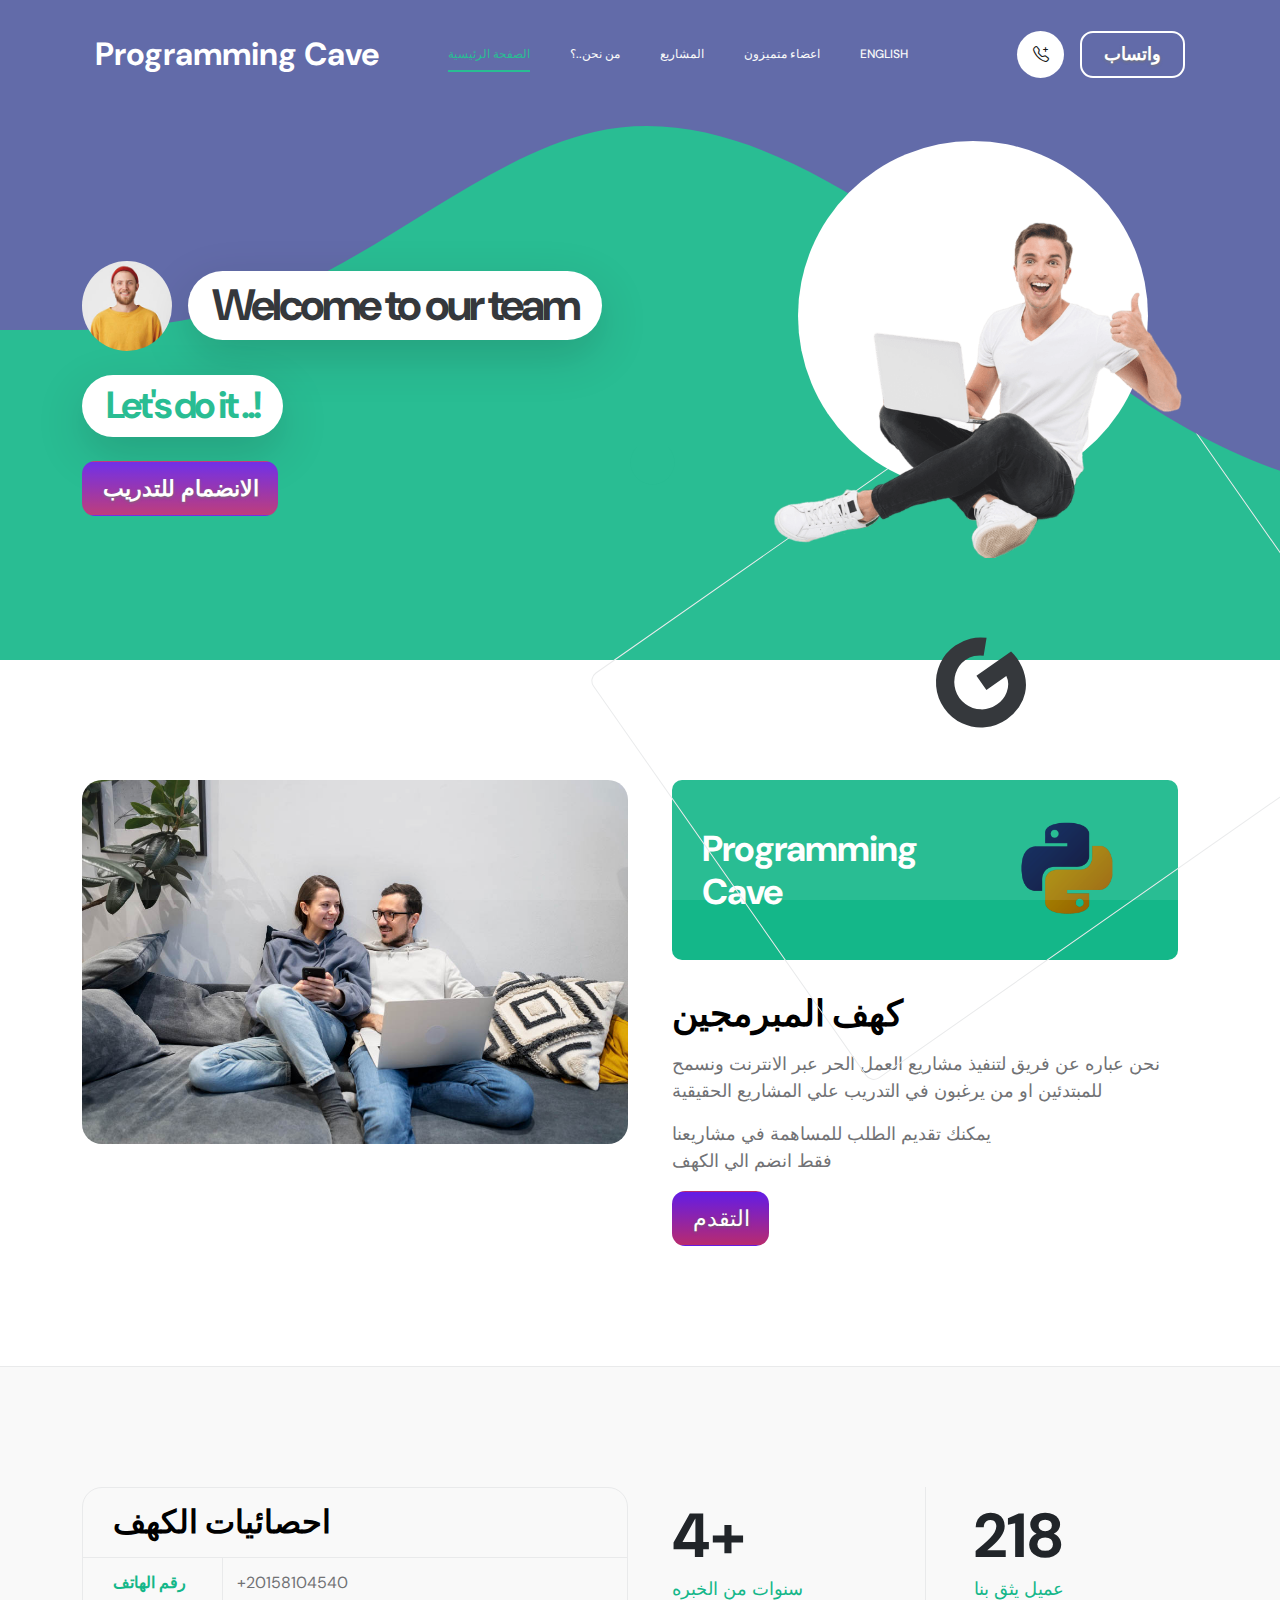
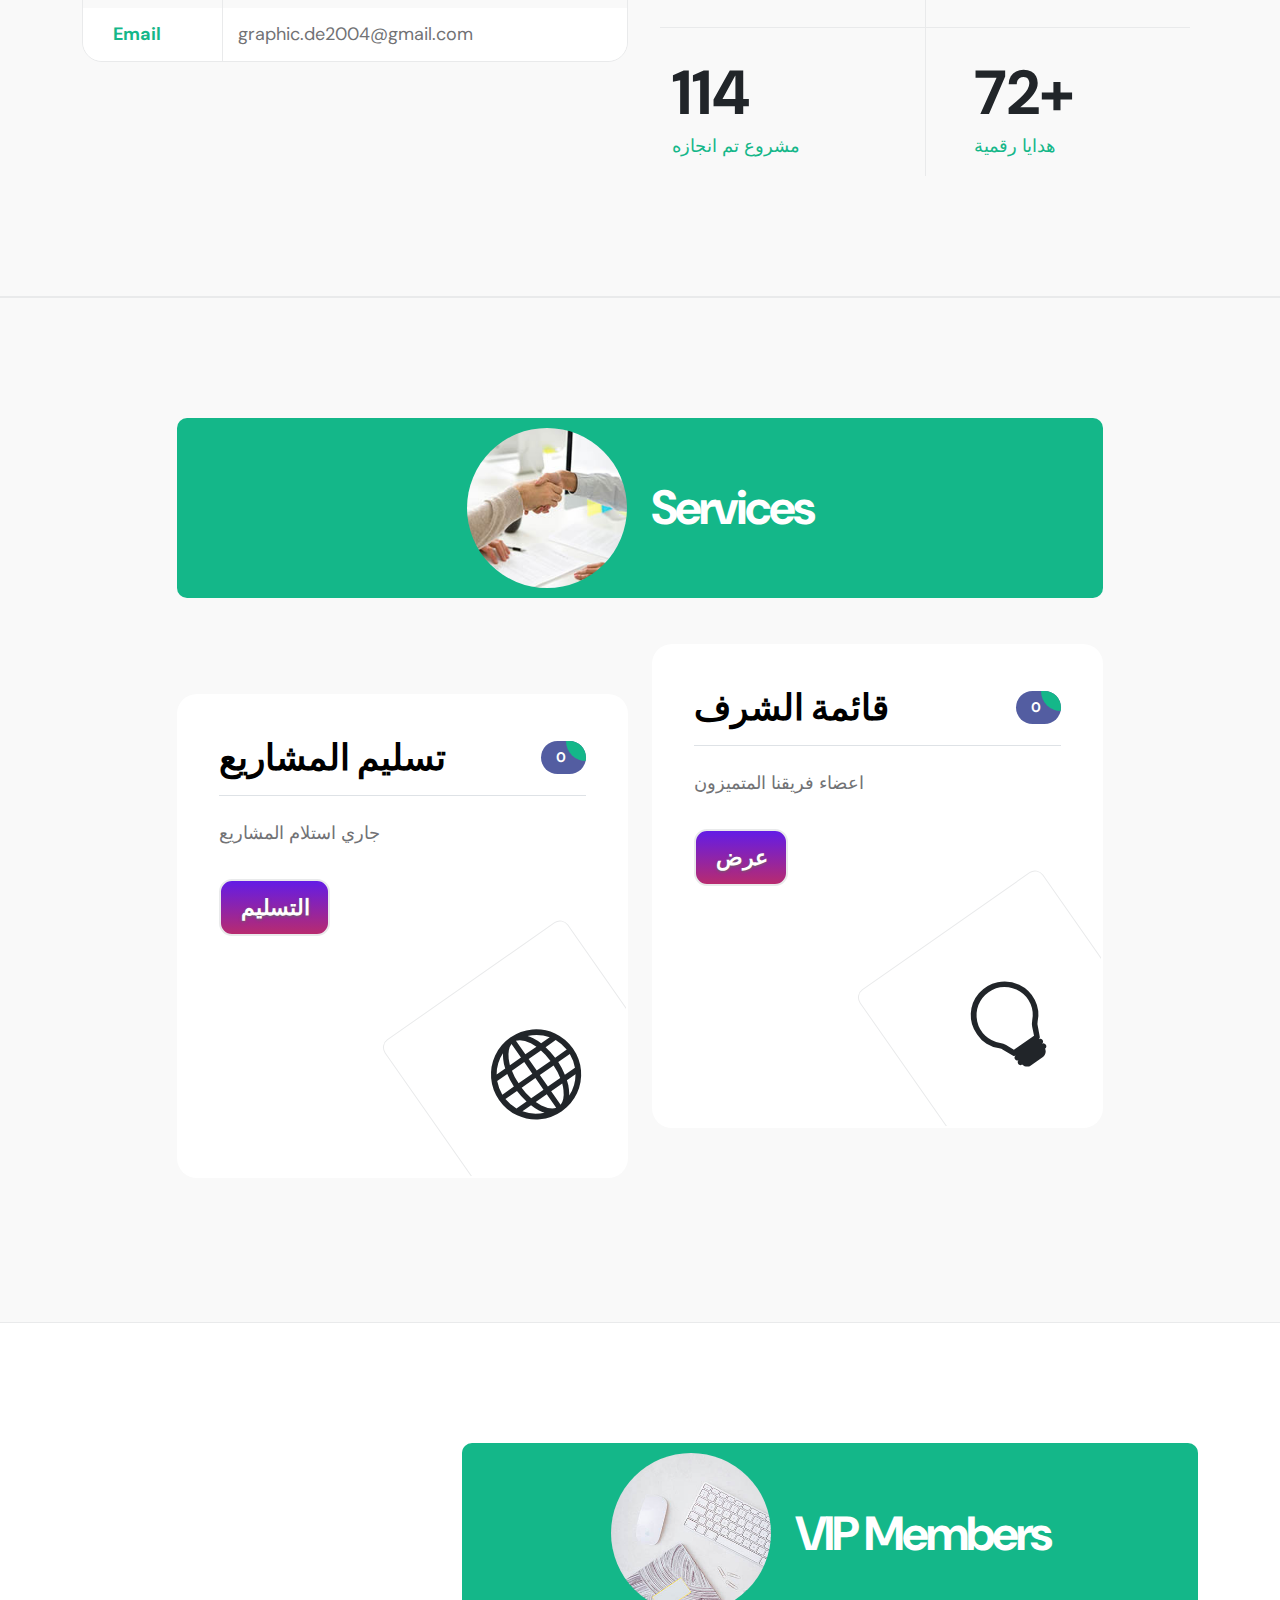
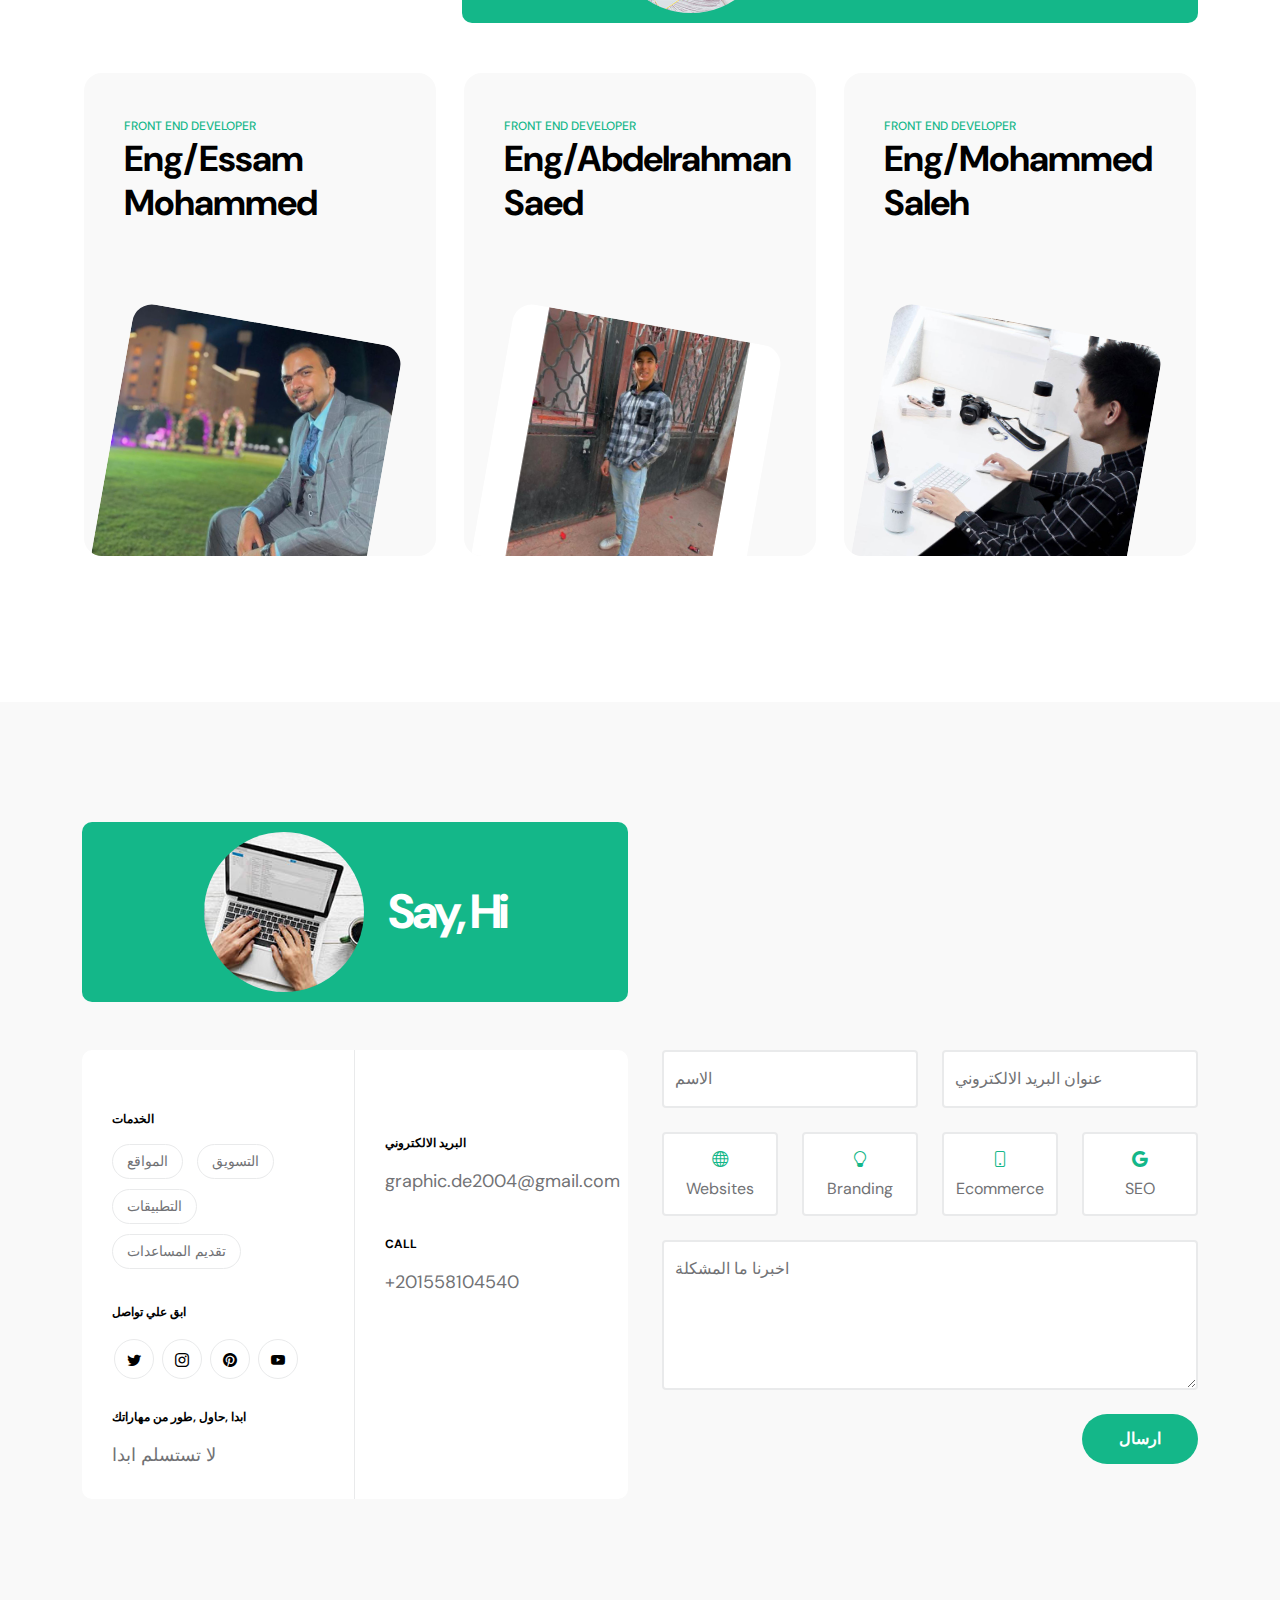
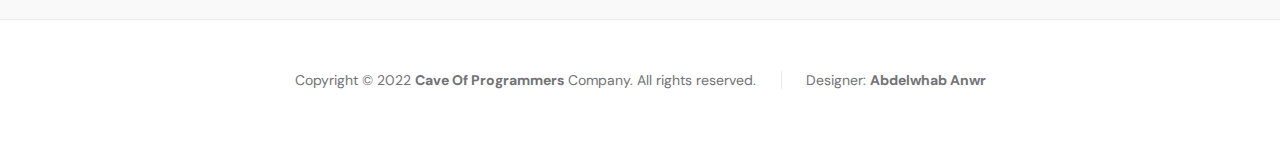
<file: index.html>
<!doctype html>
<html lang="en">
    <head>
        <meta charset="utf-8">
        <meta name="viewport" content="width=device-width, initial-scale=1">

        <meta name="description" content="يهدف الموقع الي تدريب اكبر عدد ممكن من المبرمجين علي مشاريع صغيره حقيقية لتطوير المهارات والوصول الي مستوي برمجي متقدم">
        <meta name="author" content="Cove of Programming">

        <title>Programming Cave</title>

        <!-----------------
             link css files
             ---------------->
        <link rel="preconnect" href="https://fonts.googleapis.com">
        
        <link rel="preconnect" href="https://fonts.gstatic.com" crossorigin>
        
        <link href="https://fonts.googleapis.com/css2?family=DM+Sans:wght@400;500;700&display=swap" rel="stylesheet">

        <link href="css/bootstrap.min.css" rel="stylesheet">

        <link href="css/bootstrap-icons.css" rel="stylesheet">

        <link href="css/magnific-popup.css" rel="stylesheet">

        <link href="css/templatemo-first-portfolio-style.css" rel="stylesheet">
        
<!----------------------------------
design Template by Abdelwhab anwr
+201558104540
------------------------------------>
    </head>
    
    <body>

        <section class="preloader">
            <div class="spinner">
                <span class="spinner-rotate"></span>    
            </div>
        </section>

        <nav class="navbar navbar-expand-lg">
            <div class="container">

                <button class="navbar-toggler" type="button" data-bs-toggle="collapse" data-bs-target="#navbarNav" aria-controls="navbarNav" aria-expanded="false" aria-label="Toggle navigation">
                    <span class="navbar-toggler-icon"></span>
                </button>

                <a href="index.html" class="navbar-brand mx-auto mx-lg-0">Programming Cave</a>

                <div class="d-flex align-items-center d-lg-none">
                    <i class="navbar-icon bi-telephone-plus me-3"></i>
                    <a class="custom-btn btn" href="https://api.whatsapp.com/send/?phone=2001558104540&text&type=phone_number&app_absent=0">
                        واتساب
                    </a>
                </div>

                <div class="collapse navbar-collapse" id="navbarNav">
                    <ul class="navbar-nav ms-lg-5">
                        <li class="nav-item">
                            <a class="nav-link click-scroll" href="#section_1">الصفحة الرئيسية</a>
                        </li>

                        <li class="nav-item">
                            <a class="nav-link click-scroll" href="#section_2">من نحن..؟</a>
                        </li>

                        <li class="nav-item">
                            <a class="nav-link click-scroll" href="#section_3">المشاريع</a>
                        </li>

                        <li class="nav-item">
                            <a class="nav-link click-scroll" href="#section_4">اعضاء متميزون</a>
                        </li>

                        
                        <li class="nav-item">
                            <a class="nav-link" href="404page/ar404page.html">English</a>
                        </li>
                    </ul>

                    <div class="d-lg-flex align-items-center d-none ms-auto">
                        <i class="navbar-icon bi-telephone-plus me-3"></i>
                        <a class="custom-btn btn" href="https://api.whatsapp.com/send/?phone=2001558104540&text&type=phone_number&app_absent=0">
                            واتساب
                        </a>
                    </div>
                </div>

            </div>
        </nav>

        <main>

            <section class="hero d-flex justify-content-center align-items-center" id="section_1">
                <div class="container">
                    <div class="row">

                        <div class="col-lg-7 col-12">
                            <div class="hero-text">
                                <div class="hero-title-wrap d-flex align-items-center mb-4">
                                    <img src="images/happy-bearded-young-man.jpg" class="avatar-image avatar-image-large img-fluid" alt="">

                                    <h1 class="hero-title ms-3 mb-0">Welcome to our team </h1>
                                </div>

                                <h2 class="mb-4">Let's do it ..!</h2>
                                <p class="mb-4"><a class="custom-btn btn custom-link" href="#section_3">الانضمام للتدريب</a></p>
                            </div>
                        </div>

                        <div class="col-lg-5 col-12 position-relative">
                            <div class="hero-image-wrap"></div>
                            <img src="images/portrait-happy-excited-man-holding-laptop-computer.png" class="hero-image img-fluid" alt="">
                        </div>

                    </div>
                </div>

                <svg xmlns="http://www.w3.org/2000/svg" viewBox="0 0 1440 320"><path fill="#535da1" fill-opacity="1" d="M0,160L24,160C48,160,96,160,144,138.7C192,117,240,75,288,64C336,53,384,75,432,106.7C480,139,528,181,576,208C624,235,672,245,720,240C768,235,816,213,864,186.7C912,160,960,128,1008,133.3C1056,139,1104,181,1152,202.7C1200,224,1248,224,1296,197.3C1344,171,1392,117,1416,90.7L1440,64L1440,0L1416,0C1392,0,1344,0,1296,0C1248,0,1200,0,1152,0C1104,0,1056,0,1008,0C960,0,912,0,864,0C816,0,768,0,720,0C672,0,624,0,576,0C528,0,480,0,432,0C384,0,336,0,288,0C240,0,192,0,144,0C96,0,48,0,24,0L0,0Z"></path></svg>
            </section>


            <section class="about section-padding" id="section_2">
                <div class="container">
                    <div class="row">

                        <div class="col-lg-6 col-12">
                            <img src="images/couple-working-from-home-together-sofa.jpg" class="about-image img-fluid" alt="">
                        </div>

                        <div class="col-lg-6 col-12 mt-5 mt-lg-0">
                            <div class="about-thumb">

                                <div class="section-title-wrap d-flex justify-content-end align-items-center mb-4">
                                    <h3 class="text-white me-4 mb-0">Programming Cave</h3>

                                    <img src="images/cave of pr.png" class="avatar-image img-fluid" alt="">
                                </div>

                                <h3 class="pt-2 mb-3">كهف المبرمجين</h3>

                                <p>نحن عباره عن فريق لتنفيذ مشاريع العمل الحر عبر الانترنت ونسمح للمبتدئين او من يرغبون في التدريب علي المشاريع الحقيقية  </p>
                                          
                                
                                
                                
                                <p>يمكنك تقديم الطلب للمساهمة في مشاريعنا                                                                        <br> فقط انضم الي الكهف</p>
                                <a href="https://t.me/programmers_cave">
                                <button class="btn" >التقدم</button>
                            </a>


                            </div>
                        </div>

                    </div>
                </div>
            </section>

            <section class="featured section-padding">
                <div class="container">
                    <div class="row">

                        <div class="col-lg-6 col-12">
                            <div class="profile-thumb">
                                <div class="profile-title">
                                    <h4 class="mb-0">احصائيات الكهف</h4>
                                </div>

                                <div class="profile-body">
                                  
                                        <span class="profile-small-title">رقم الهاتف</span> 
                                         <span><a href="tel: +201558104540">+20158104540</a></span>
                                    </p>

                                    <p>
                                        <span class="profile-small-title">Email</span> 
                                        <span><a href="mailto:graphic.de2004@gmail.com">graphic.de2004@gmail.com</a></span>
                                    </p>
                                </div>
                            </div>
                        </div>

                        <div class="col-lg-6 col-12 mt-5 mt-lg-0">
                            <div class="about-thumb">
                                <div class="row">
                                    <div class="col-lg-6 col-6 featured-border-bottom py-2">
                                        <strong class="featured-numbers">4+</strong>

                                        <p class="featured-text">سنوات من الخبره</p>
                                    </div>

                                    <div class="col-lg-6 col-6 featured-border-start featured-border-bottom ps-5 py-2">
                                        <strong class="featured-numbers">218</strong>

                                        <p class="featured-text">عميل يثق بنا</p>
                                    </div>

                                    <div class="col-lg-6 col-6 pt-4">
                                        <strong class="featured-numbers">114</strong>

                                        <p class="featured-text">مشروع تم انجازه</p>
                                    </div>

                                    <div class="col-lg-6 col-6 featured-border-start ps-5 pt-4">
                                        <strong class="featured-numbers">72+</strong>

                                        <p class="featured-text">هدايا رقمية</p>
                                    </div>
                                </div>
                            </div>
                        </div>

                    </div>
                </div>
            </section>


          


            <section class="services section-padding" id="section_3">
                <div class="container">
                    <div class="row">

                        <div class="col-lg-10 col-12 mx-auto">
                            <div class="section-title-wrap d-flex justify-content-center align-items-center mb-5">
                                <img src="images/handshake-man-woman-after-signing-business-contract-closeup.jpg" class="avatar-image img-fluid" alt="">

                                <h2 class="text-white ms-4 mb-0">Services</h2>
                            </div>

                            <div class="row pt-lg-5">
                                <div class="col-lg-6 col-12">
                                    <div class="services-thumb">
                                        <div class="d-flex flex-wrap align-items-center border-bottom mb-4 pb-3">
                                            <h3 class="mb-0">تسليم المشاريع</h3>

                                            <div class="services-price-wrap ms-auto">
                                                <p class="services-price-text mb-0">0</p>
                                                <div class="services-price-overlay"></div>
                                            </div>
                                        </div>

                                        <p>جاري استلام المشاريع</p>
                                        

                                        <a href="https://docs.google.com/forms/d/e/1FAIpQLSdoCdyUujKOftnt-aI4JW3YYCnC7h2Ji4m-7fdSf1q8AC2TPw/viewform?usp=sf_link" class="custom-btn custom-border-btn btn mt-3">التسليم </a>

                                        <div class="services-icon-wrap d-flex justify-content-center align-items-center">
                                            <i class="services-icon bi-globe"></i>
                                        </div>
                                    </div>
                                </div>

                                <div class="col-lg-6 col-12">
                                    <div class="services-thumb services-thumb-up">
                                        <div class="d-flex flex-wrap align-items-center border-bottom mb-4 pb-3">
                                            <h3 class="mb-0">قائمة الشرف</h3>

                                            <div class="services-price-wrap ms-auto">
                                                <p class="services-price-text mb-0">0</p>
                                                <div class="services-price-overlay"></div>
                                            </div>
                                        </div>

                                        <p>اعضاء فريقنا المتميزون</p>

                                        <a href="#section_4" class="custom-btn custom-border-btn btn mt-3">عرض </a>

                                        <div class="services-icon-wrap d-flex justify-content-center align-items-center">
                                            <i class="services-icon bi-lightbulb"></i>
                                        </div>
                                    </div>
                                </div>

                                
                                        <div class="services-icon-wrap d-flex justify-content-center align-items-center">
                                            <i class="services-icon bi-google"></i>
                                        </div>
                                    </div>
                                </div>
                            </div>
                        </div>
                    </div>
                </div>
            </section>


            <section class="projects section-padding" id="section_4">
                <div class="container">
                    <div class="row">

                        <div class="col-lg-8 col-md-8 col-12 ms-auto">
                            <div class="section-title-wrap d-flex justify-content-center align-items-center mb-4">
                                <img src="images/white-desk-work-study-aesthetics.jpg" class="avatar-image img-fluid" alt="">

                                <h2 class="text-white ms-4 mb-0">VIP Members</h2>
                            </div>
                        </div>

                        <div class="clearfix"></div>

                        <div class="col-lg-4 col-md-6 col-12">
                            <div class="projects-thumb">
                                <div class="projects-info">
                                    <small class="projects-tag">Front End Developer</small>

                                    <h3 class="projects-title">Eng/Essam Mohammed</h3>
                                </div>

                                <a href="images/projects/essam mohammed.jpg" class="popup-image">
                                    <img src="images/projects/essam mohammed.jpg" class="projects-image img-fluid" alt="">
                                </a>
                            </div>
                        </div>

                        <div class="col-lg-4 col-md-6 col-12">
                            <div class="projects-thumb">
                                <div class="projects-info">
                                    <small class="projects-tag">Front End Developer</small>

                                    <h3 class="projects-title">Eng/Abdelrahman Saed</h3>
                                </div>

                                <a href="images/projects/abdelrahman saaed.jpg" class="popup-image">
                                    <img src="images/projects/abdelrahman saaed.jpg" class="projects-image img-fluid" alt="">
                                </a>
                            </div>
                        </div>

                        <div class="col-lg-4 col-md-6 col-12">
                            <div class="projects-thumb">
                                <div class="projects-info">
                                    <small class="projects-tag">Front End Developer</small>

                                    <h3 class="projects-title">Eng/Mohammed Saleh</h3>
                                </div>

                                <a href="images/projects/true-agency-9Bjog5FZ-oc-unsplash.jpg" class="popup-image">
                                    <img src="images/projects/true-agency-9Bjog5FZ-oc-unsplash.jpg" class="projects-image img-fluid" alt="">
                                </a>
                            </div>
                        </div>

                    </div>
                </div>
            </section>

            <section class="contact section-padding" id="section_5">
                    <div class="container">
                        <div class="row">

                            <div class="col-lg-6 col-md-8 col-12">
                                <div class="section-title-wrap d-flex justify-content-center align-items-center mb-5">
                                    <img src="images/aerial-view-man-using-computer-laptop-wooden-table.jpg" class="avatar-image img-fluid" alt="">

                                    <h2 class="text-white ms-4 mb-0">Say, Hi</h2>
                                </div>
                            </div>

                            <div class="clearfix"></div>

                            <div class="col-lg-3 col-md-6 col-12 pe-lg-0">
                                <div class="contact-info contact-info-border-start d-flex flex-column">
                                    <strong class="site-footer-title d-block mb-3">الخدمات</strong>

                                    <ul class="footer-menu">
                                        <li class="footer-menu-item"><a href="#" class="footer-menu-link">المواقع</a></li>

                                        <li class="footer-menu-item"><a href="#" class="footer-menu-link">التسويق</a></li>

                                        <li class="footer-menu-item"><a href="#" class="footer-menu-link">التطبيقات</a></li>

                                        <li class="footer-menu-item"><a href="#" class="footer-menu-link">تقديم المساعدات</a></li>
                                    </ul>

                                    <strong class="site-footer-title d-block mt-4 mb-3">ابق علي تواصل</strong>

                                    <ul class="social-icon">
                                        <li class="social-icon-item"><a href="#" class="social-icon-link bi-twitter"></a></li>

                                        <li class="social-icon-item"><a href="#" class="social-icon-link bi-instagram"></a></li>

                                        <li class="social-icon-item"><a href="#" class="social-icon-link bi-pinterest"></a></li>

                                        <li class="social-icon-item"><a href="#" class="social-icon-link bi-youtube"></a></li>
                                    </ul>

                                    <strong class="site-footer-title d-block mt-4 mb-3">ابدا ,حاول ,طور من مهاراتك</strong>

                                    <p class="mb-0">لا تستسلم ابدا</p>
                                </div>
                            </div>

                            <div class="col-lg-3 col-md-6 col-12 ps-lg-0">
                                <div class="contact-info d-flex flex-column">
                                   

                            

                                    <strong class="site-footer-title d-block mt-4 mb-3">البريد الالكتروني</strong>

                                    <p>
                                        <a href="mailto:hello@josh.design">
                                           graphic.de2004@gmail.com
                                        </a>
                                    </p>

                                    <strong class="site-footer-title d-block mt-4 mb-3">Call</strong>

                                    <p class="mb-0">
                                        <a href="tel: 120-240-9600">
                                            +201558104540
                                        </a>
                                    </p>
                                </div>
                            </div>

                            <div class="col-lg-6 col-12 mt-5 mt-lg-0">
                                <form action="#" method="get" class="custom-form contact-form" role="form">
                                    <div class="row">
                                        <div class="col-lg-6 col-md-6 col-12">
                                            <div class="form-floating">
                                                <input type="text" name="name" id="name" class="form-control" placeholder="ادخل الاسم" required="">
                                                
                                                <label for="floatingInput">الاسم</label>
                                            </div>
                                        </div>

                                        <div class="col-lg-6 col-md-6 col-12"> 
                                            <div class="form-floating">
                                                <input type="email" name="email" id="email" pattern="[^ @]*@[^ @]*" class="form-control" placeholder="ادخل عنوان البريد الالكتروني" required="">
                                                
                                                <label for="floatingInput">عنوان البريد الالكتروني</label>
                                            </div>
                                        </div>

                                        <div class="col-lg-3 col-md-6 col-6">
                                            <div class="form-check form-check-inline">
                                                <input name="website" type="checkbox" class="form-check-input" id="inlineCheckbox1" value="1">

                                                <label class="form-check-label" for="inlineCheckbox1">
                                                    <i class="bi-globe form-check-icon"></i>
                                                    <span class="form-check-label-text">Websites</span>
                                                </label>
                                          </div>
                                        </div>

                                        <div class="col-lg-3 col-md-6 col-6">
                                            <div class="form-check form-check-inline">
                                                <input name="branding" type="checkbox" class="form-check-input" id="inlineCheckbox2" value="1">

                                                <label class="form-check-label" for="inlineCheckbox2">
                                                    <i class="bi-lightbulb form-check-icon"></i>
                                                    <span class="form-check-label-text">Branding</span>
                                                </label>
                                            </div>
                                        </div>

                                        <div class="col-lg-3 col-md-6 col-6">
                                            <div class="form-check form-check-inline">
                                                <input name="ecommerce" type="checkbox" class="form-check-input" id="inlineCheckbox3" value="1">

                                                <label class="form-check-label" for="inlineCheckbox3">
                                                    <i class="bi-phone form-check-icon"></i>
                                                    <span class="form-check-label-text">Ecommerce</span>
                                                </label>
                                            </div>
                                        </div>

                                        <div class="col-lg-3 col-md-6 col-6">
                                            <div class="form-check form-check-inline me-0">
                                                <input name="seo" type="checkbox" class="form-check-input" id="inlineCheckbox4" value="1">

                                                <label class="form-check-label" for="inlineCheckbox4">
                                                    <i class="bi-google form-check-icon"></i>
                                                    <span class="form-check-label-text">SEO</span>
                                                </label>
                                            </div>
                                        </div>

                                        <div class="col-lg-12 col-12">
                                            <div class="form-floating">
                                                <textarea class="form-control" id="message" name="message" placeholder="Tell me about the project"></textarea>
                                                
                                                <label for="floatingTextarea">اخبرنا ما المشكلة</label>
                                            </div>
                                        </div>

                                        <div class="col-lg-3 col-12 ms-auto">
                                            <button type="submit" class="form-control">ارسال</button>
                                        </div>

                                    </div>
                                </form>
                            </div>

                        </div>
                    </div>
                </div>
            </section>

        </main>

        <footer class="site-footer">
            <div class="container">
                <div class="row">

                    <div class="col-lg-12 col-12">
                        <div class="copyright-text-wrap">
                            <p class="mb-0">
                                <span class="copyright-text">Copyright © 2022 <a href="https://chat.whatsapp.com/FF6BfmBLbco5qYW7qRB8WY">Cave Of Programmers</a> Company. All rights reserved.</span>
                                Designer: 
                                <a rel="sponsored" href="https://github.com/abdelw7abanwr" target="_blank">Abdelwhab Anwr</a>
                            </p>
                        </div>
                    </div>

                </div>
            </div>
        </footer>

        <!-- JAVASCRIPT FILES -->
        <script src="js/jquery.min.js"></script>
        <script src="js/bootstrap.min.js"></script>
        <script src="js/jquery.sticky.js"></script>
        <script src="js/click-scroll.js"></script>
        <script src="js/jquery.magnific-popup.min.js"></script>
        <script src="js/magnific-popup-options.js"></script>
        <script src="js/custom.js"></script>

    </body>
</html>
</file>
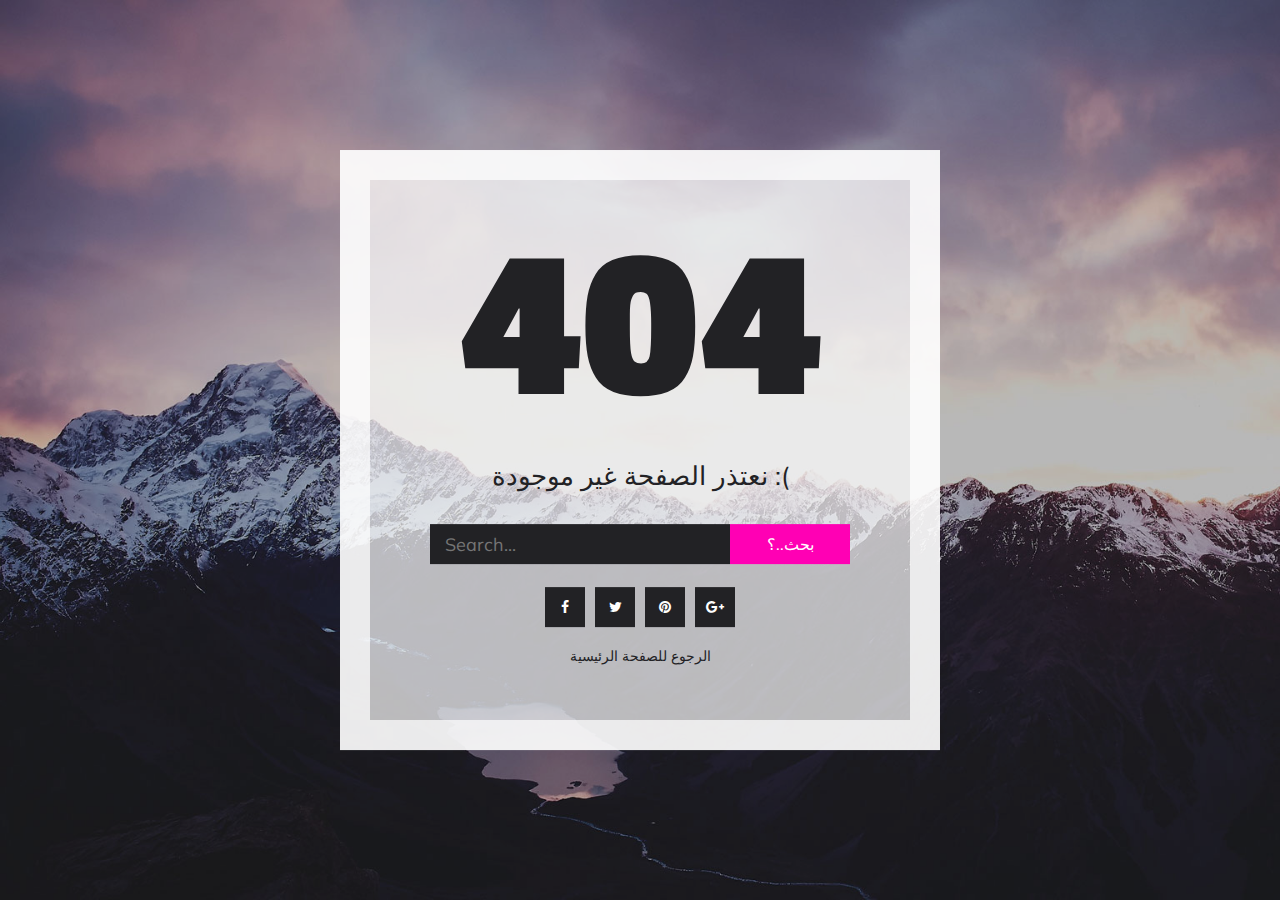
<file: 404page/ar404page.html>
<!DOCTYPE html>
<html lang="en">

<head>
	<meta charset="utf-8">
	<meta http-equiv="X-UA-Compatible" content="IE=edge">
	<meta name="viewport" content="width=device-width, initial-scale=1">
	<!-- The above 3 meta tags *must* come first in the head; any other head content must come *after* these tags -->

	<title>الصفحة غير متاحة حاليا</title>

	<!-- Google font -->
	<link href="https://fonts.googleapis.com/css?family=Muli:400" rel="stylesheet">
	<link href="https://fonts.googleapis.com/css?family=Passion+One" rel="stylesheet">

	<!-- Font Awesome Icon -->
	<link type="text/css" rel="stylesheet" href="css/font-awesome.min.css" />

	<!-- Custom stlylesheet -->
	<link type="text/css" rel="stylesheet" href="css/style.css" />

	<!-- HTML5 shim and Respond.js for IE8 support of HTML5 elements and media queries -->
	<!-- WARNING: Respond.js doesn't work if you view the page via file:// -->
	<!--[if lt IE 9]>
		  <script src="https://oss.maxcdn.com/html5shiv/3.7.3/html5shiv.min.js"></script>
		  <script src="https://oss.maxcdn.com/respond/1.4.2/respond.min.js"></script>
		<![endif]-->

</head>

<body>

	<div id="notfound">
		<div class="notfound-bg"></div>
		<div class="notfound">
			<div class="notfound-404">
				<h1>404 </h1>
			</div>
			<h2>نعتذر الصفحة غير موجودة :(</h2>
			<form class="notfound-search">
				<input type="text" placeholder="Search...">
				<button type="button">بحث..؟</button>
			</form>
			<div class="notfound-social">
				<a href="#"><i class="fa fa-facebook"></i></a>
				<a href="#"><i class="fa fa-twitter"></i></a>
				<a href="#"><i class="fa fa-pinterest"></i></a>
				<a href="#"><i class="fa fa-google-plus"></i></a>
			</div>
			<a href="index.html">الرجوع للصفحة الرئيسية</a>
		
		</div>
	</div>

	

</body><!-- This templates was made by Abdelwhab Anwr -->

</html>
</file>
<file: css/templatemo-first-portfolio-style.css>
/*

TemplateMo 578 First Portfolio

https://templatemo.com/tm-578-first-portfolio

*/


/*---------------------------------------
  CUSTOM PROPERTIES ( VARIABLES )             
-----------------------------------------*/
:root {
  --white-color:                  #ffffff;
  --primary-color:                #535da1;
  --secondary-color:              #14B789;
  --section-bg-color:             #f9f9f9;
  --dark-color:                   #000000;
  --p-color:                      #717275;
  --border-color:                 #e9eaeb;
  --featured-border-color:        #727aab;

  --body-font-family:             'DM Sans', sans-serif;

  --h1-font-size:                 62px;
  --h2-font-size:                 48px;
  --h3-font-size:                 36px;
  --h4-font-size:                 32px;
  --h5-font-size:                 24px;
  --h6-font-size:                 22px;
  --p-font-size:                  18px;
  --menu-font-size:               12px;
  --copyright-font-size:          14px;

  --border-radius-large:          100px;
  --border-radius-medium:         20px;
  --border-radius-small:          10px;

  --font-weight-normal:           400;
  --font-weight-medium:           500;
  --font-weight-bold:             700;
}

body {
    background: var(--white-color);
    font-family: var(--body-font-family); 
}


/*---------------------------------------
  TYPOGRAPHY               
-----------------------------------------*/

h2,
h3,
h4,
h5,
h6 {
  color: var(--dark-color);
}

h1,
h2,
h3,
h4,
h5,
h6 {
  font-weight: var(--font-weight-bold);
  letter-spacing: -1px;
}

h1 {
  font-size: var(--h1-font-size);
  letter-spacing: -3px;
}

h2 {
  font-size: var(--h2-font-size);
  color: var(--secondary-color);
  letter-spacing: -3px;
}

h3 {
  font-size: var(--h3-font-size);
}

h4 {
  font-size: var(--h4-font-size);
}

h5 {
  font-size: var(--h5-font-size);
  line-height: normal;
}

h6 {
  font-size: var(--h6-font-size);
}

p {
  color: var(--p-color);
  font-size: var(--p-font-size);
  font-weight: var(--font-weight-normal);
}

ul li {
  color: var(--p-color);
  font-size: var(--p-font-size);
  font-weight: var(--font-weight-normal);
}

a, 
button {
  touch-action: manipulation;
  transition: all 0.3s;
}

a {
  color: var(--p-color);
  text-decoration: none;
}

a:hover {
  color: var(--secondary-color);
}

::selection {
  background: var(--secondary-color);
  color: var(--white-color);
}

::-moz-selection {
  background: var(--secondary-color);
  color: var(--white-color);
}

.section-padding {
  padding-top: 120px;
  padding-bottom: 120px;
}

b,
strong {
  font-weight: var(--font-weight-bold);
}

.section-title-wrap {
  background: var(--secondary-color);
  border-radius: var(--border-radius-small);
  padding: 10px 30px;
}


/*---------------------------------------
  AVATAR IMAGE               
-----------------------------------------*/
.avatar-image {
  border-radius: var(--border-radius-large);
  width: 160px;
  height: 160px;
  object-fit: cover;
}

.avatar-image-large {
  width: 90.4px;
  height: 90.4px;
}


/*---------------------------------------
  PRE LOADER               
-----------------------------------------*/
.preloader {
  position: fixed;
  top: 0;
  left: 0;
  width: 100%;
  height: 100%;
  z-index: 99999;
  display: flex;
  flex-flow: row nowrap;
  justify-content: center;
  align-items: center;
  background: none repeat scroll 0 0 var(--white-color);
}

.spinner {
  border: 1px solid transparent;
  border-radius: var(--border-radius-small);
  position: relative;
}

.spinner:before {
  content: '';
  box-sizing: border-box;
  position: absolute;
  top: 50%;
  left: 50%;
  width: 45px;
  height: 45px;
  margin-top: -10px;
  margin-left: -10px;
  border-radius: 50%;
  border: 1px solid var(--border-color);
  border-top-color: var(--white-color);
  animation: spinner .9s linear infinite;
}

@-webkit-@keyframes spinner {
  to {transform: rotate(360deg);
  }
}

@keyframes spinner {
  to {transform: rotate(360deg);}
}


/*---------------------------------------
  CUSTOM ICON               
-----------------------------------------*/
.navbar-icon {
  background: var(--white-color);
  border-radius: var(--border-radius-large);
  color: var(--dark-color);
  width: 47px;
  height: 47px;
  line-height: 47px;
  text-align: center;
}

.is-sticky .navbar-icon {
  background: var(--secondary-color);
  color: var(--white-color);
}

.form-check-icon {
  color: var(--secondary-color);
}


/*---------------------------------------
  CUSTOM BUTTON               
-----------------------------------------*/
.custom-btn,
.navbar .custom-btn {
  font-size: var(--p-font-size);
  font-weight: var(--font-weight-bold);
}

.navbar .custom-btn {
  background: transparent;
  border-width: 2px;
  border-style: solid;
  border-color: var(--white-color);
  color: var(--white-color);
  padding: 8px 22px;
}

.navbar .custom-btn:hover {
  background: var(--white-color);
  border-color: transparent;
  color: var(--secondary-color);
}

.custom-btn {
  background: var(--secondary-color);
  border-radius: var(--border-radius-large);
  color: var(--white-color);
  font-weight: var(--font-weight-bold);
  padding: 12px 24px;
}

.custom-btn:hover {
  background: var(--primary-color);
  box-shadow: 0 1rem 3rem rgba(0,0,0,.175);
  color: var(--white-color);
}

.custom-border-btn {
  background: transparent;
  border: 2px solid var(--border-color);
  color: var(--p-color);
}

.custom-border-btn:hover {
  background: var(--secondary-color);
  border-color: var(--secondary-color);
  color: var(--white-color);
}

.custom-link {
	background-color: var(--primary-color);
}

.custom-link:hover {
	background-color: var(--secondary-color);
}


/*---------------------------------------
  NAVIGATION              
-----------------------------------------*/
.sticky-wrapper {
  position: relative;
  z-index: 222;
  height: auto !important;
}

.is-sticky,
.is-sticky .navbar .container {
  background: var(--white-color);
  box-shadow: 0 1rem 3rem rgb(0 0 0 / 18%);
}

.is-sticky .navbar-brand,
.is-sticky .navbar-brand:hover {
  color: var(--dark-color);
}

.is-sticky .navbar-nav .nav-link {
  color: var(--p-color);
}

.is-sticky .navbar .custom-btn {
  border-color: var(--secondary-color);
  color: var(--secondary-color);
}

.is-sticky .navbar .custom-btn:hover {
  background: var(--secondary-color);
  color: var(--white-color);
}

.navbar {
  background: transparent;
  position: absolute;
  z-index: 9;
  right: 0;
  left: 0;
  transition: all 0.3s;
  padding-top: 15px;
  padding-bottom: 0;
}

.navbar .container {
  border-radius: var(--border-radius-small);
  padding: 10px 25px;
}

.navbar-brand {
  font-size: var(--h4-font-size);
  font-weight: var(--font-weight-bold);
}

.navbar-brand,
.navbar-brand:hover {
  color: var(--white-color);
}

.navbar-expand-lg .navbar-nav .nav-link {
  padding-right: 0;
  padding-left: 0;
  margin-right: 20px;
  margin-left: 20px;
}

.navbar-nav .nav-link {
  display: inline-block;
  color: var(--section-bg-color);
  font-size: var(--menu-font-size);
  font-weight: var(--font-weight-medium);
  text-transform: uppercase;
  position: relative;
  padding-top: 15px;
  padding-bottom: 15px;
}

.navbar-nav .nav-link::after {
  content: "";
  background: transparent;
  position: absolute;
  bottom: 6px;
  right: 0;
  left: 0;
  width: 100%;
  height: 2px;
}

.navbar-nav .nav-link.active::after, 
.navbar-nav .nav-link:hover::after {
  background: var(--secondary-color);
}

.navbar-nav .nav-link.active, 
.navbar-nav .nav-link:hover {
  color: var(--secondary-color);
}

.navbar-toggler {
  border: 0;
  padding: 0;
  cursor: pointer;
  margin: 0;
  width: 30px;
  height: 35px;
  outline: none;
}

.navbar-toggler:focus {
  outline: none;
  box-shadow: none;
}

.navbar-toggler[aria-expanded="true"] .navbar-toggler-icon {
  background: transparent;
}

.navbar-toggler[aria-expanded="true"] .navbar-toggler-icon:before,
.navbar-toggler[aria-expanded="true"] .navbar-toggler-icon:after {
  transition: top 300ms 50ms ease, -webkit-transform 300ms 350ms ease;
  transition: top 300ms 50ms ease, transform 300ms 350ms ease;
  transition: top 300ms 50ms ease, transform 300ms 350ms ease, -webkit-transform 300ms 350ms ease;
  top: 0;
}

.navbar-toggler[aria-expanded="true"] .navbar-toggler-icon:before {
  transform: rotate(45deg);
}

.navbar-toggler[aria-expanded="true"] .navbar-toggler-icon:after {
  transform: rotate(-45deg);
}

.navbar-toggler .navbar-toggler-icon {
  background: var(--white-color);
  transition: background 10ms 300ms ease;
  display: block;
  width: 30px;
  height: 2px;
  position: relative;
}

.navbar-toggler .navbar-toggler-icon:before,
.navbar-toggler .navbar-toggler-icon:after {
  transition: top 300ms 350ms ease, -webkit-transform 300ms 50ms ease;
  transition: top 300ms 350ms ease, transform 300ms 50ms ease;
  transition: top 300ms 350ms ease, transform 300ms 50ms ease, -webkit-transform 300ms 50ms ease;
  position: absolute;
  right: 0;
  left: 0;
  background: var(--white-color);
  width: 30px;
  height: 2px;
  content: '';
}

.navbar-toggler .navbar-toggler-icon::before {
  top: -8px;
}

.navbar-toggler .navbar-toggler-icon::after {
  top: 8px;
}


/*---------------------------------------
  HERO              
-----------------------------------------*/
.hero {
  background: var(--secondary-color);
  position: relative;
  overflow: hidden;
  padding-top: 330px;
  padding-bottom: 330px;
}

@media  screen and (min-width: 991px) {
  .hero {
    height: 60vh;
  }
}

.hero-title,
.hero h2 {
  background: var(--white-color);
  box-shadow: 0 1rem 3rem rgba(0,0,0,.175);
  border-radius: var(--border-radius-large);
  display: inline-block;
  padding: 8px 24px;
}

/*-------title font-----*/
.ti11,
.ti22 {
  background: var(--white-color);
  box-shadow: 0 1rem 3rem rgba(0,0,0,.175);
  border-radius: var(--border-radius-large);
  display: inline-block;
  padding: 8px 24px;
}






.hero-title {
	font-size: 44px;
}

.hero h2 {
	font-size: 38px;
}

.hero-text {
  position: relative;
  z-index: 22;
  top: 70px;
}

.hero-image-wrap {
  background: var(--white-color);
  border-radius: 100%;
  width: 350px;
  height: 350px;
  position: absolute;
  z-index: 22;
  top: -50px;
  right: 0;
  left: 0;
  margin: auto;
  pointer-events: none;
}

.hero-image {
  position: absolute;
  z-index: 22;
  top: 0;
  width: 100%;
  min-width: 550px;
}

.hero svg {
  position: absolute;
  z-index: 2;
  bottom: 0;
  right: 0;
  left: 0;
  overflow: hidden;
  height: 100%;
  pointer-events: none;
}


/*---------------------------------------
  ABOUT              
-----------------------------------------*/
.profile-thumb {
  border: 1px solid var(--border-color);
  border-radius: var(--border-radius-medium);
  position: relative;
  overflow: hidden;
}

.profile-title {
  border-bottom: 1px solid var(--border-color);
  padding: 15px 30px;
}

.profile-small-title {
  border-right: 1px solid var(--border-color);
  color: var(--secondary-color);
  font-weight: var(--font-weight-bold);
  min-width: 140px;
  margin-right: 10px;
  padding: 13px 30px;
  display: inline-block;
}

.profile-body p {
  margin-bottom: 0;
}

.profile-body p:nth-of-type(even) {
  background: var(--white-color);
}

.about-image {
  border-radius: var(--border-radius-medium);
}

.about-thumb {
  padding-right: 20px;
  padding-left: 20px;
}


/*---------------------------------------
  FEATURED              
-----------------------------------------*/
.featured-numbers {
  font-size: var(--h1-font-size);
  line-height: normal;
  display: block;
}

.featured-text {
  color: var(--secondary-color);
}

.featured-border-bottom {
  border-bottom: 1px solid var(--border-color);
}

.featured-border-start {
  border-left: 1px solid var(--border-color);
}


/*---------------------------------------
  CLIENTS              
-----------------------------------------*/

.clients-item-height {
	height: 120px;
}

.clients-image {
  display: block;
  max-width: 100px;
  margin: auto;
  transition: all ease 0.2s;
}

.clients-image:hover {
  transform: scale(1.3);
}


/*---------------------------------------
  SERVICES              
-----------------------------------------*/
.services,
.featured {
  background: var(--section-bg-color);
  border-top: 1px solid var(--border-color);
  border-bottom: 1px solid var(--border-color);
}

.services-thumb {
  background: var(--white-color);
  border: 2px solid transparent;
  border-radius: var(--border-radius-medium);
  position: relative;
  overflow: hidden;
  margin-bottom: 24px;
  padding: 40px 40px 240px 40px;
  transition: all 0.5s;
}

.services-thumb-up {
  position: relative;
  bottom: 50px;
  margin-bottom: -50px;
}

.services-thumb:hover {
  border: 2px solid var(--secondary-color);
  box-shadow: 0 1rem 3rem rgba(0,0,0,.175);
}

.services-thumb:hover .services-icon-wrap {
  background: var(--secondary-color);
  border-color: var(--secondary-color);
  color: var(--white-color);
}

.services-icon-wrap {
  border: 1px solid var(--border-color);
  border-radius: var(--border-radius-small);
  position: absolute;
  bottom: 0;
  right: 0;
  width: 50%;
  height: 55%;
  transform: rotate(-35deg) translateY(55px);
  transition: all ease 0.5s;
}

.services-icon {
  font-size: 90px;
  position: relative;
  bottom: 15px;
}

.services-thumb:hover .services-price-wrap {
  background: var(--secondary-color);
}

.services-thumb:hover .services-price-overlay {
  background: var(--primary-color);
}

.services-price-wrap {
  background: var(--primary-color);
  border-radius: var(--border-radius-medium);
  position: relative;
  overflow: hidden;
  padding: 6px 20px 6px 15px;
  transition: all ease 0.5s;
}

.services-price-text {
  color: var(--white-color);
  font-size: var(--copyright-font-size);
  font-weight: var(--font-weight-bold);
}

.services-price-overlay {
  background: var(--secondary-color);
  border-bottom-left-radius: 100%;
  position: absolute;
  top: 0;
  right: 0;
  width: 20px;
  height: 20px;
  pointer-events: none;
}


/*---------------------------------------
  PROJECTS              
-----------------------------------------*/
.projects-thumb {
  background: var(--section-bg-color);
  border: 2px solid var(--white-color);
  border-radius: var(--border-radius-medium);
  position: relative;
  overflow: hidden;
  margin-top: 24px;
  margin-bottom: 24px;
  padding: 40px;
  transition: all ease 0.5s;
}

.projects-thumb:hover {
  border-color: var(--secondary-color);
}

.projects-thumb:hover .projects-image,
.projects-thumb:focus .projects-image {
  transform: rotate(0) translateY(0);
}

.projects-thumb .popup-image {
  display: block;
  width: 100%;
  height: 100%;
}

.projects-image {
  border-radius: var(--border-radius-medium);
  display: block;
  width: 100%;
  transform: rotate(10deg) translateY(80px);
  transition: all ease 0.5s;
}

.projects-title {
  margin-bottom: 20px;
}

.projects-tag {
  font-size: var(--menu-font-size);
  font-weight: var(--font-weight-medium);
  color: var(--secondary-color);
  text-transform: uppercase;
  margin-bottom: 5px;
}


/*---------------------------------------
  CONTACT              
-----------------------------------------*/
.contact {
  background: var(--section-bg-color);
}

.contact-info {
  background: var(--white-color);
  border-top-right-radius: var(--border-radius-small);
  border-bottom-right-radius: var(--border-radius-small);
  padding: 60px 30px 30px 30px;
  height: 100%;
}

.contact-info-border-start {
  border-right: 1px solid var(--border-color);
  border-radius: var(--border-radius-small) 0 0 var(--border-radius-small);
}

.contact-form {
  margin-left: 10px;
}


/*---------------------------------------
  CUSTOM FORM               
-----------------------------------------*/
.custom-form .form-control {
  background: var(--white-color);
  box-shadow: none;
  border: 2px solid var(--border-color);
  color: var(--p-color);
  margin-bottom: 24px;
  padding-top: 13px;
  padding-bottom: 13px;
  outline: none;
}

.form-floating>label {
  color: var(--p-color);
}

.form-check-inline {
  vertical-align: middle;
  width: 100%;
  position: relative;
  margin-right: 0;
  margin-top: 0;
  margin-bottom: 24px;
  padding: 0;
}

.custom-form .form-check-label {
  position: absolute;
  top: 50%;
  left: 50%;
  transform: translate(-50%, -50%);
  text-align: center;
}

.form-check-label-text {
  color: var(--p-color);
  display: block;
  font-size: copyright-font-size;
  margin-top: 5px;
}

.form-check-input[type=checkbox] {
  background: var(--white-color);
  border: 2px solid var(--border-color);
  box-shadow: none;
  outline: none;
  width: 100%;
  margin-top: 0;
  margin-left: 0;
  padding: 40px 50px;
}

.form-check-input:checked[type=checkbox] {
  background-image: none;
}

.form-check-input:hover,
.form-check-input:checked {
  background-color: transparent;
  border-color: var(--secondary-color);
}

.custom-form .form-control:hover,
.custom-form .form-control:focus {
  background: transparent;
  border-color: var(--secondary-color);
}

.custom-form .form-floating textarea {
  height: 150px;
}

.custom-form button[type="submit"] {
  background: var(--secondary-color);
  border: none;
  border-radius: var(--border-radius-large);
  color: var(--white-color);
  font-weight: var(--font-weight-bold);
  transition: all 0.3s;
  margin-bottom: 0;
}

.custom-form button[type="submit"]:hover,
.custom-form button[type="submit"]:focus {
  background: var(--primary-color);
  border-color: transparent;
}


/*---------------------------------------
  SITE FOOTER              
-----------------------------------------*/
.site-footer {
  border-top: 1px solid var(--border-color);
  padding-top: 50px;
  padding-bottom: 50px;
  text-align: center;
}

.site-footer-title {
  font-size: var(--menu-font-size);
  color: var(--dark-color);
  text-transform: uppercase;
}

.copyright-text-wrap p,
.copyright-text {
  font-size: var(--copyright-font-size);
}

.copyright-text {
  border-right: 1px solid var(--border-color);
  padding-right: 25px;
  margin-right: 20px;
}

.copyright-text-wrap a {
  font-weight: var(--font-weight-bold);
}

.footer-menu {
  margin: 0;
  padding: 0;
}

.footer-menu-item {
  list-style: none;
  display: inline-block;
  vertical-align: top;
}

.footer-menu-link {
  border: 1px solid var(--border-color);
  border-radius: var(--border-radius-medium);
  font-size: var(--copyright-font-size);
  font-weight: var(--font-weight-medium);
  display: inline-block;
  vertical-align: top;
  text-align: center;
  margin-right: 10px;
  margin-bottom: 10px;
  padding: 6px 14px;
  min-width: 70px;
}

.footer-menu-link:hover {
  background: var(--secondary-color);
  border-color: transparent;
  color: var(--white-color);
}


/*---------------------------------------
  SOCIAL ICON               
-----------------------------------------*/
.social-icon {
  margin: 0;
  padding: 0;
}

.social-icon-item {
  list-style: none;
  display: inline-block;
  vertical-align: top;
}

.social-icon-link {
  border: 1px solid var(--border-color);
  border-radius: var(--border-radius-large);
  font-size: var(--copyright-font-size);
  color: var(--dark-color);
  display: inline-block;
  vertical-align: top;
  margin: 2px 2px 5px 2px;
  width: 40px;
  height: 40px;
  line-height: 40px;
  text-align: center;
}

.social-icon-link:hover {
  background: var(--secondary-color);
  border-color: transparent;
  color: var(--white-color);
}


/*---------------------------------------
  RESPONSIVE STYLES               
-----------------------------------------*/
@media screen and (min-width: 1600px) {
  .hero {
    padding-top: 380px;
    padding-bottom: 380px;
  }

  .hero-image-wrap {
    top: -50px;
    width: 400px;
    height: 400px;
  }

  .hero-image {
    min-width: 650px;
  }
  
  .hero-title,
	.hero h2 {
	  font-size: var(--h2-font-size);
	}
}

@media screen and (max-width: 991px) {
  h1 {
    font-size: 48px;
  }

  h2 {
    font-size: 36px;
  }

  h3 {
    font-size: 32px;
  }

  h4 {
    font-size: 28px;
  }

  h5 {
    font-size: 20px;
  }

  h6 {
    font-size: 18px;
  }

  .section-padding {
    padding-top: 80px;
    padding-bottom: 80px;
  }

  .custom-btn,
  .navbar .custom-btn {
    font-size: var(--copyright-text-font-size);
    padding: 8px 16px;
  }

  .navbar .container {
    background: var(--white-color);
  }

  .navbar-brand,
  .navbar-brand:hover {
    color: var(--dark-color);
  }

  .navbar-icon {
    background: var(--secondary-color);
    color: var(--white-color);
    width: 44px;
    height: 44px;
    line-height: 44px;
  }

  .navbar .custom-btn {
    border-color: var(--secondary-color);
    color: var(--secondary-color);
  }

  .navbar-toggler .navbar-toggler-icon,
  .navbar-toggler .navbar-toggler-icon:before,
  .navbar-toggler .navbar-toggler-icon:after {
    background: var(--dark-color);
  }

  .navbar-expand-lg .navbar-nav .nav-link {
    margin-left: 0;
  }

  .navbar-nav .nav-link {
    color: var(--p-color);
    padding-top: 10px;
    padding-bottom: 10px;
  }

  .hero {
    padding-top: 200px;
    padding-bottom: 400px;
  }

  .hero-text {
    top: 0;
    margin-bottom: 120px;
  }

  .about-thumb {
    padding-right: 0;
    padding-left: 0;
  }

  .about-numbers {
    font-size: 42px;
  }

  .services-thumb-up {
    bottom: 0;
    margin-bottom: 32px;
  }

  .services-thumb {
    margin-bottom: 32px;
    padding-bottom: 270px;
  }

  .services-icon-wrap {
    width: 45%;
    height: 60%;
  }

  .services .col-lg-10 .row .col-lg-6:last-child,
  .projects .col-lg-4:last-child {
    margin-bottom: 0;
  }

  .projects-thumb {
    margin-top: 0;
    margin-bottom: 32px;
  }

  .contact-info {
    border-radius: 0 0 var(--border-radius-small) var(--border-radius-small);
    padding: 40px 30px;
  }

  .contact-info-border-start {
    border-right: 0;
    border-bottom: 1px solid var(--border-color);
    border-radius: var(--border-radius-small) var(--border-radius-small) 0 0;
  }
}

@media screen and (max-width: 575px) {
  .navbar .container {
    margin-right: 12px;
    margin-left: 12px;
  }
}

@media screen and (max-width: 480px) {
  h1 {
    font-size: 40px;
  }

  h2 {
    font-size: 28px;
  }

  h3 {
    font-size: 26px;
  }

  h4 {
    font-size: 22px;
  }

  h5 {
    font-size: 20px;
  }

  .custom-btn,
  .navbar .custom-btn {
    font-size: 13px;
    padding: 6px 12px;
  }

  .navbar-icon {
    font-size: var(--copyright-font-size);
    width: 35.5px;
    height: 35.5px;
    line-height: 35.5px;
  }

  .hero-image-wrap {
    width: 300px;
    height: 300px;
  }

  .hero-image {
    min-width: inherit;
  }
}

.btn {
  background: #631ce6;
  background-image: -webkit-linear-gradient(top, #631ce6, #b82b6f);
  background-image: -moz-linear-gradient(top, #631ce6, #b82b6f);
  background-image: -ms-linear-gradient(top, #631ce6, #b82b6f);
  background-image: -o-linear-gradient(top, #631ce6, #b82b6f);
  background-image: linear-gradient(to bottom, #631ce6, #b82b6f);
  -webkit-border-radius: 13;
  -moz-border-radius: 13;
  border-radius: 13px;
  text-shadow: 0px 1px 3px #666666;
  font-family: Georgia;
  color: #ffffff;
  font-size: 22px;
  padding: 10px 18px 10px 20px;
  text-decoration: none;
}

.btn:hover {
  background: #7b25cc;
  background-image: -webkit-linear-gradient(top, #7b25cc, #cc921e);
  background-image: -moz-linear-gradient(top, #7b25cc, #cc921e);
  background-image: -ms-linear-gradient(top, #7b25cc, #cc921e);
  background-image: -o-linear-gradient(top, #7b25cc, #cc921e);
  background-image: linear-gradient(to bottom, #7b25cc, #cc921e);
  text-decoration: none;
}
</file>
<file: 404page/css/style.css>
* {
  -webkit-box-sizing: border-box;
          box-sizing: border-box;
}

body {
  padding: 0;
  margin: 0;
}

#notfound {
  position: relative;
  height: 100vh;
}

#notfound .notfound-bg {
  position: absolute;
  width: 100%;
  height: 100%;
  background-image: url('../img/bg.jpg');
  background-size: cover;
}

#notfound .notfound-bg:after {
  content: '';
  position: absolute;
  width: 100%;
  height: 100%;
  background-color: rgba(0, 0, 0, 0.25);
}

#notfound .notfound {
  position: absolute;
  left: 50%;
  top: 50%;
  -webkit-transform: translate(-50%, -50%);
      -ms-transform: translate(-50%, -50%);
          transform: translate(-50%, -50%);
}

#notfound .notfound:after {
  content: '';
  position: absolute;
  left: 50%;
  top: 50%;
  -webkit-transform: translate(-50% , -50%);
      -ms-transform: translate(-50% , -50%);
          transform: translate(-50% , -50%);
  width: 100%;
  height: 600px;
  background-color: rgba(255, 255, 255, 0.7);
  -webkit-box-shadow: 0px 0px 0px 30px rgba(255, 255, 255, 0.7) inset;
          box-shadow: 0px 0px 0px 30px rgba(255, 255, 255, 0.7) inset;
  z-index: -1;
}

.notfound {
  max-width: 600px;
  width: 100%;
  text-align: center;
  padding: 30px;
  line-height: 1.4;
}

.notfound .notfound-404 {
  position: relative;
  height: 200px;
}

.notfound .notfound-404 h1 {
  font-family: 'Passion One', cursive;
  position: absolute;
  left: 50%;
  top: 50%;
  -webkit-transform: translate(-50%, -50%);
      -ms-transform: translate(-50%, -50%);
          transform: translate(-50%, -50%);
  font-size: 220px;
  margin: 0px;
  color: #222225;
  text-transform: uppercase;
}

.notfound h2 {
  font-family: 'Muli', sans-serif;
  font-size: 26px;
  font-weight: 400;
  text-transform: uppercase;
  color: #222225;
  margin-top: 26px;
  margin-bottom: 20px;
}

.notfound-search {
  position: relative;
  padding-right: 120px;
  max-width: 420px;
  width: 100%;
  margin: 30px auto 20px;
}

.notfound-search input {
  font-family: 'Muli', sans-serif;
  width: 100%;
  height: 40px;
  padding: 3px 15px;
  color: #fff;
  font-weight: 400;
  font-size: 18px;
  background: #222225;
  border: none;
}

.notfound-search button {
  font-family: 'Muli', sans-serif;
  position: absolute;
  right: 0px;
  top: 0px;
  width: 120px;
  height: 40px;
  text-align: center;
  border: none;
  background: #ff00b4;
  cursor: pointer;
  padding: 0;
  color: #fff;
  font-weight: 400;
  font-size: 16px;
  text-transform: uppercase;
}

.notfound a {
  font-family: 'Muli', sans-serif;
  display: inline-block;
  font-weight: 400;
  text-decoration: none;
  background-color: transparent;
  color: #222225;
  text-transform: uppercase;
  font-size: 14px;
}

.notfound-social {
  margin-bottom: 15px;
}
.notfound-social>a {
  display: inline-block;
  height: 40px;
  line-height: 40px;
  width: 40px;
  font-size: 14px;
  color: #fff;
  background-color: #222225;
  margin: 3px;
  -webkit-transition: 0.2s all;
  transition: 0.2s all;
}
.notfound-social>a:hover {
  color: #fff;
  background-color: #ff00b4;
}

@media only screen and (max-width: 480px) {
  .notfound .notfound-404 {
    height: 146px;
  }

  .notfound .notfound-404 h1 {
    font-size: 146px;
  }

  .notfound h2 {
    font-size: 22px;
  }
}
</file>
